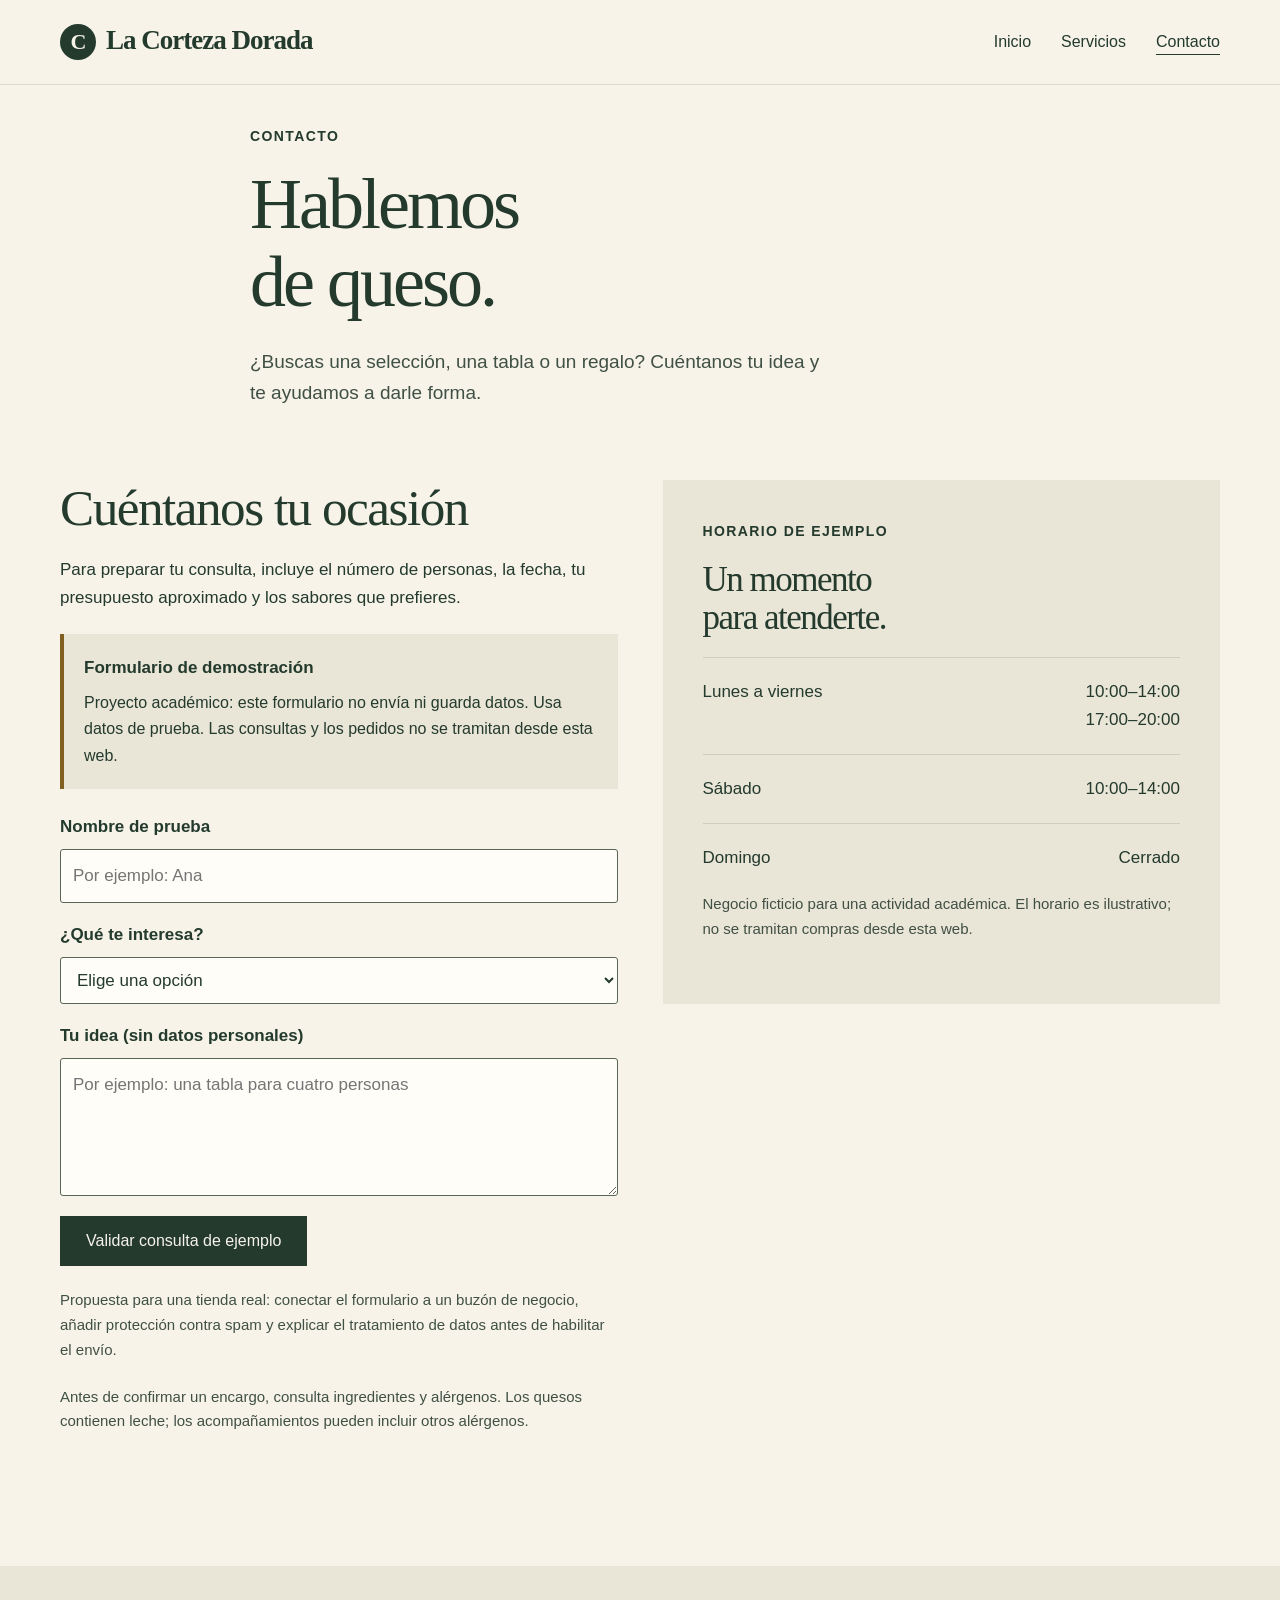
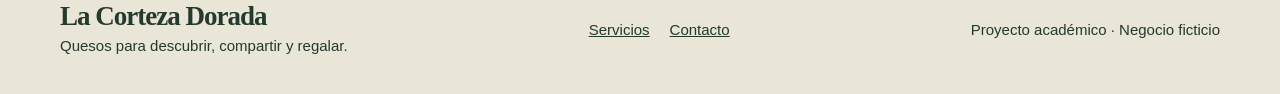
<file: contacto.html>
<!DOCTYPE html>
<html lang="es"><head><meta charset="UTF-8"><meta name="viewport" content="width=device-width,initial-scale=1"><title>Contacto – La Corteza Dorada</title><meta name="description" content="Conoce la propuesta de contacto de La Corteza Dorada y prueba su formulario de demostración sin envío de datos."><link rel="stylesheet" href="/style.css?ver=2.0.0"><link rel="canonical" href="https://la-corteza-dorada-web.vercel.app/contacto.html"></head><body class="wp-singular page-template-default page page-id-8 wp-embed-responsive wp-theme-la-queseria"><a class="skip" href="#contenido">Saltar al contenido</a><header class="site-header"><div class="wrap header-row"><a class="brand" href="/"><span aria-hidden="true">C</span>La Corteza Dorada</a><nav aria-label="Navegación principal"><a href="/">Inicio</a><a href="/servicios.html">Servicios</a><a href="/contacto.html" aria-current="page">Contacto</a></nav></div></header><main id="contenido">
<section class="wrap page-title">
<p class="eyebrow">Contacto</p>
<h1>Hablemos<br>de queso.</h1>
<p class="lead">¿Buscas una selección, una tabla o un regalo? Cuéntanos tu idea y te ayudamos a darle forma.</p>
</section>
<section class="wrap contact-grid">
<div>
<h2>Cuéntanos tu ocasión</h2>
<p>Para preparar tu consulta, incluye el número de personas, la fecha, tu presupuesto aproximado y los sabores que prefieres.</p>
<div class="demo-notice"><strong>Formulario de demostración</strong><p>Proyecto académico: este formulario no envía ni guarda datos. Usa datos de prueba. Las consultas y los pedidos no se tramitan desde esta web.</p></div>
<form id="consulta-demo">
<label for="consulta-nombre">Nombre de prueba</label><input id="consulta-nombre" name="nombre" required maxlength="80" autocomplete="off" placeholder="Por ejemplo: Ana">
<label for="consulta-tema">¿Qué te interesa?</label><select id="consulta-tema" name="tema" required><option value="">Elige una opción</option><option>Selección de quesos</option><option>Tabla para compartir</option><option>Regalo</option></select>
<label for="consulta-mensaje">Tu idea (sin datos personales)</label><textarea id="consulta-mensaje" name="mensaje" required maxlength="1000" rows="4" placeholder="Por ejemplo: una tabla para cuatro personas"></textarea>
<button class="button" type="submit">Validar consulta de ejemplo</button><p id="consulta-estado" class="form-status" role="status" aria-live="polite"></p>
</form><p class="small">Propuesta para una tienda real: conectar el formulario a un buzón de negocio, añadir protección contra spam y explicar el tratamiento de datos antes de habilitar el envío.</p>
<p class="small">Antes de confirmar un encargo, consulta ingredientes y alérgenos. Los quesos contienen leche; los acompañamientos pueden incluir otros alérgenos.</p>
</div>
<div class="contact-panel">
<p class="eyebrow">Horario de ejemplo</p>
<h2>Un momento<br>para atenderte.</h2>
<div class="hours"><span>Lunes a viernes</span><span>10:00–14:00<br>17:00–20:00</span></div>
<div class="hours"><span>Sábado</span><span>10:00–14:00</span></div>
<div class="hours"><span>Domingo</span><span>Cerrado</span></div>
<p class="small">Negocio ficticio para una actividad académica. El horario es ilustrativo; no se tramitan compras desde esta web.</p>
</div>
</section>
</main><footer class="site-footer"><div class="wrap footer-row"><div><a class="brand" href="/">La Corteza Dorada</a><p>Quesos para descubrir, compartir y regalar.</p></div><div class="footer-nav"><a href="/servicios.html">Servicios</a><a href="/contacto.html">Contacto</a></div><p>Proyecto académico · Negocio ficticio</p></div></footer>


<script>document.getElementById('consulta-demo').addEventListener('submit',function(event){event.preventDefault();document.getElementById('consulta-estado').textContent='Consulta de ejemplo validada. No se ha enviado ni guardado ningún dato.';});</script></body></html>
</file>
<file: style.css>
/*
Theme Name: La Corteza Dorada
Author: Marisa, con asistencia de IA
Description: Web de práctica con Inicio, Servicios y Contacto. Al activar crea las páginas que falten sin sustituir contenido existente.
Version: 1.0.0
Requires at least: 6.0
Requires PHP: 7.4
License: GPLv2 or later
Text Domain: la-queseria
*/
:root{--paper:#f7f3e9;--ink:#233a2d;--soft:#e9e5d7;--accent:#d2a04a;--muted:#596557}*{box-sizing:border-box}body{margin:0;background:var(--paper);color:var(--ink);font:17px/1.65 Arial,sans-serif}a{color:inherit}a:focus-visible{outline:3px solid #b27d23;outline-offset:5px}img{max-width:100%;height:auto;display:block}.wrap{width:min(1160px,calc(100% - 64px));margin:auto}.skip{position:absolute;left:-9999px}.skip:focus{left:20px;top:10px;background:white;padding:10px;z-index:20}.site-header{padding:24px 0;border-bottom:1px solid #233a2d22}.header-row{display:flex;justify-content:space-between;align-items:center;gap:24px}.brand{text-decoration:none;font:700 27px Georgia,serif;letter-spacing:-1px}.brand span{display:inline-block;background:var(--ink);color:var(--paper);border-radius:50%;width:36px;line-height:36px;text-align:center;margin-right:10px;font-size:22px}nav{display:flex;gap:30px;align-items:center}nav a{text-decoration:none;font-size:14px}nav a:hover,nav a[aria-current=page]{text-decoration:underline;text-underline-offset:7px}.eyebrow{text-transform:uppercase;letter-spacing:2.5px;font-size:11px;font-weight:bold;margin:0 0 18px}h1,h2,h3{font-family:Georgia,serif;font-weight:400;line-height:1.08}h1{font-size:clamp(48px,6.3vw,82px);letter-spacing:-3px;margin:0 0 24px}h2{font-size:clamp(35px,4vw,52px);letter-spacing:-1.5px;margin:0 0 20px}h3{font-size:28px;margin:20px 0 14px}p{margin:0 0 22px}.lead{font-size:19px;color:var(--muted);max-width:580px}.hero{display:grid;grid-template-columns:1.05fr 1fr;align-items:center;gap:60px;padding:65px 0}.hero img{border-radius:150px 150px 6px 6px}.hero .note{font-size:12px;color:var(--muted);margin:20px 0 0}.button{display:inline-block;text-decoration:none;background:var(--ink);color:var(--paper);padding:15px 25px;border:1px solid var(--ink);font-size:14px}.button:hover{background:#405440}.button.light{background:transparent;color:var(--ink)}.actions{display:flex;gap:12px;flex-wrap:wrap}.ribbon{border-top:1px solid #233a2d33;border-bottom:1px solid #233a2d33;padding:18px 0;display:flex;justify-content:space-between;gap:15px;font-size:12px;text-transform:uppercase;letter-spacing:1.5px}.section{padding:70px 0}.section-intro{display:flex;justify-content:space-between;align-items:end;gap:30px;margin-bottom:35px}.section-intro p{max-width:400px;color:var(--muted)}.grid{display:grid;grid-template-columns:repeat(3,1fr);gap:28px}.card img{width:100%;aspect-ratio:1.25;object-fit:cover;border-radius:4px}.card p{font-size:15px;color:var(--muted)}.tag{font-size:11px;letter-spacing:1.5px;text-transform:uppercase}.band{background:var(--ink);color:var(--paper);padding:55px;border-radius:4px;display:flex;align-items:center;justify-content:space-between;gap:35px}.band h2{font-size:42px}.band p{margin-bottom:0;max-width:630px}.band .button{background:var(--paper);color:var(--ink);white-space:nowrap}.page-title{padding:65px 0 30px;max-width:780px}.page-title h1{font-size:clamp(48px,6vw,72px)}.service{display:grid;grid-template-columns:1fr 1fr;gap:60px;align-items:center;padding:40px 0;border-bottom:1px solid #233a2d22}.service:nth-child(even) img{order:2}.service img{width:100%;max-height:400px;object-fit:cover;border-radius:4px}.service p{color:var(--muted)}.service .number{font-size:12px;letter-spacing:2px}.contact-grid{display:grid;grid-template-columns:1fr 1fr;gap:70px;padding:30px 0 70px}.contact-panel{background:var(--soft);padding:40px}.contact-panel h2{font-size:35px}.hours{padding:20px 0;border-top:1px solid #233a2d22;display:flex;justify-content:space-between;gap:20px}.small{font-size:13px;color:var(--muted)}.pending{font-size:14px;padding:16px 0;border-top:1px solid #233a2d33}.site-footer{margin-top:70px;background:var(--soft);padding:35px 0}.footer-row{display:flex;justify-content:space-between;gap:25px;align-items:center}.site-footer p{margin:0;font-size:12px}.footer-nav{display:flex;gap:20px;font-size:13px}.editor-styles-wrapper{background:var(--paper);color:var(--ink)}@media(max-width:800px){.wrap{width:calc(100% - 36px)}.header-row{flex-direction:column;gap:14px}.brand{font-size:25px}nav{gap:26px}.hero{grid-template-columns:1fr;gap:30px;padding:40px 0}h1{letter-spacing:-2px}.hero img{max-height:480px;width:100%;object-fit:cover;border-radius:80px 80px 4px 4px}.ribbon{font-size:9px;letter-spacing:.5px;flex-wrap:wrap}.section{padding:45px 0}.section-intro{display:block}.grid{grid-template-columns:1fr;gap:25px}.card img{max-height:330px}.band{display:block;padding:30px}.band h2{font-size:36px}.band .button{margin-top:25px}.service{grid-template-columns:1fr;gap:25px}.service:nth-child(even) img{order:0}.contact-grid{grid-template-columns:1fr;gap:25px}.contact-panel{padding:25px}.footer-row{display:block}.footer-nav{margin:18px 0}.hours{font-size:14px}.page-title{padding-top:40px}}

/* Fotografías reales: encuadres estables en ordenador y móvil. */
.hero img{width:100%;height:540px;object-fit:cover;object-position:center}.service img{height:400px;object-fit:cover}.card img{object-position:center}@media(max-width:800px){.hero img{height:420px}.service img{height:354px}}

/* Revisión de legibilidad, espacios y contacto - noviembre 2026. */
:root{--muted:#405044}html{scroll-behavior:smooth}.hero{padding:36px 0 24px;gap:44px}.hero>p{margin:0}.hero img{height:480px}.hero .note{font-size:15px;line-height:1.6;margin-top:18px}.section{padding:40px 0}.section-intro{margin-bottom:24px}.eyebrow,.tag,.service .number{font-size:14px;letter-spacing:1.4px}.ribbon{font-size:14px;letter-spacing:1px;padding:14px 0}.small,.pending,.site-footer p,.footer-nav{font-size:15px;line-height:1.65}.card p{font-size:17px}.button,nav a{font-size:16px}.site-footer{margin-top:40px}.band .eyebrow{color:#f7f3e9}.page-title{padding:40px 0 20px}.demo-notice{padding:20px;background:var(--soft);border-left:4px solid #815f20;margin-bottom:24px}.demo-notice p{margin:8px 0 0;font-size:16px}form label{display:block;font-weight:bold;margin:18px 0 8px}form input,form select,form textarea{display:block;width:100%;border:1px solid #596557;border-radius:3px;padding:12px;background:#fffdf7;color:var(--ink);font:inherit}form input:focus,form select:focus,form textarea:focus{outline:3px solid #815f20;outline-offset:2px}form button{margin-top:20px;cursor:pointer}.form-status{margin-top:18px;font-size:16px}.contact-grid{gap:45px}.contact-panel{align-self:start}.contact-grid>div{min-width:0}
@media(max-width:800px){.hero{padding:28px 0 22px;gap:24px}.hero img{height:330px}.section{padding:30px 0}.ribbon{font-size:13px;gap:12px}.service .number{font-size:14px}.hours{font-size:16px}.page-title{padding-top:28px}.contact-grid{padding-bottom:30px}.band{padding:26px}.eyebrow{font-size:13px}}
</file>
